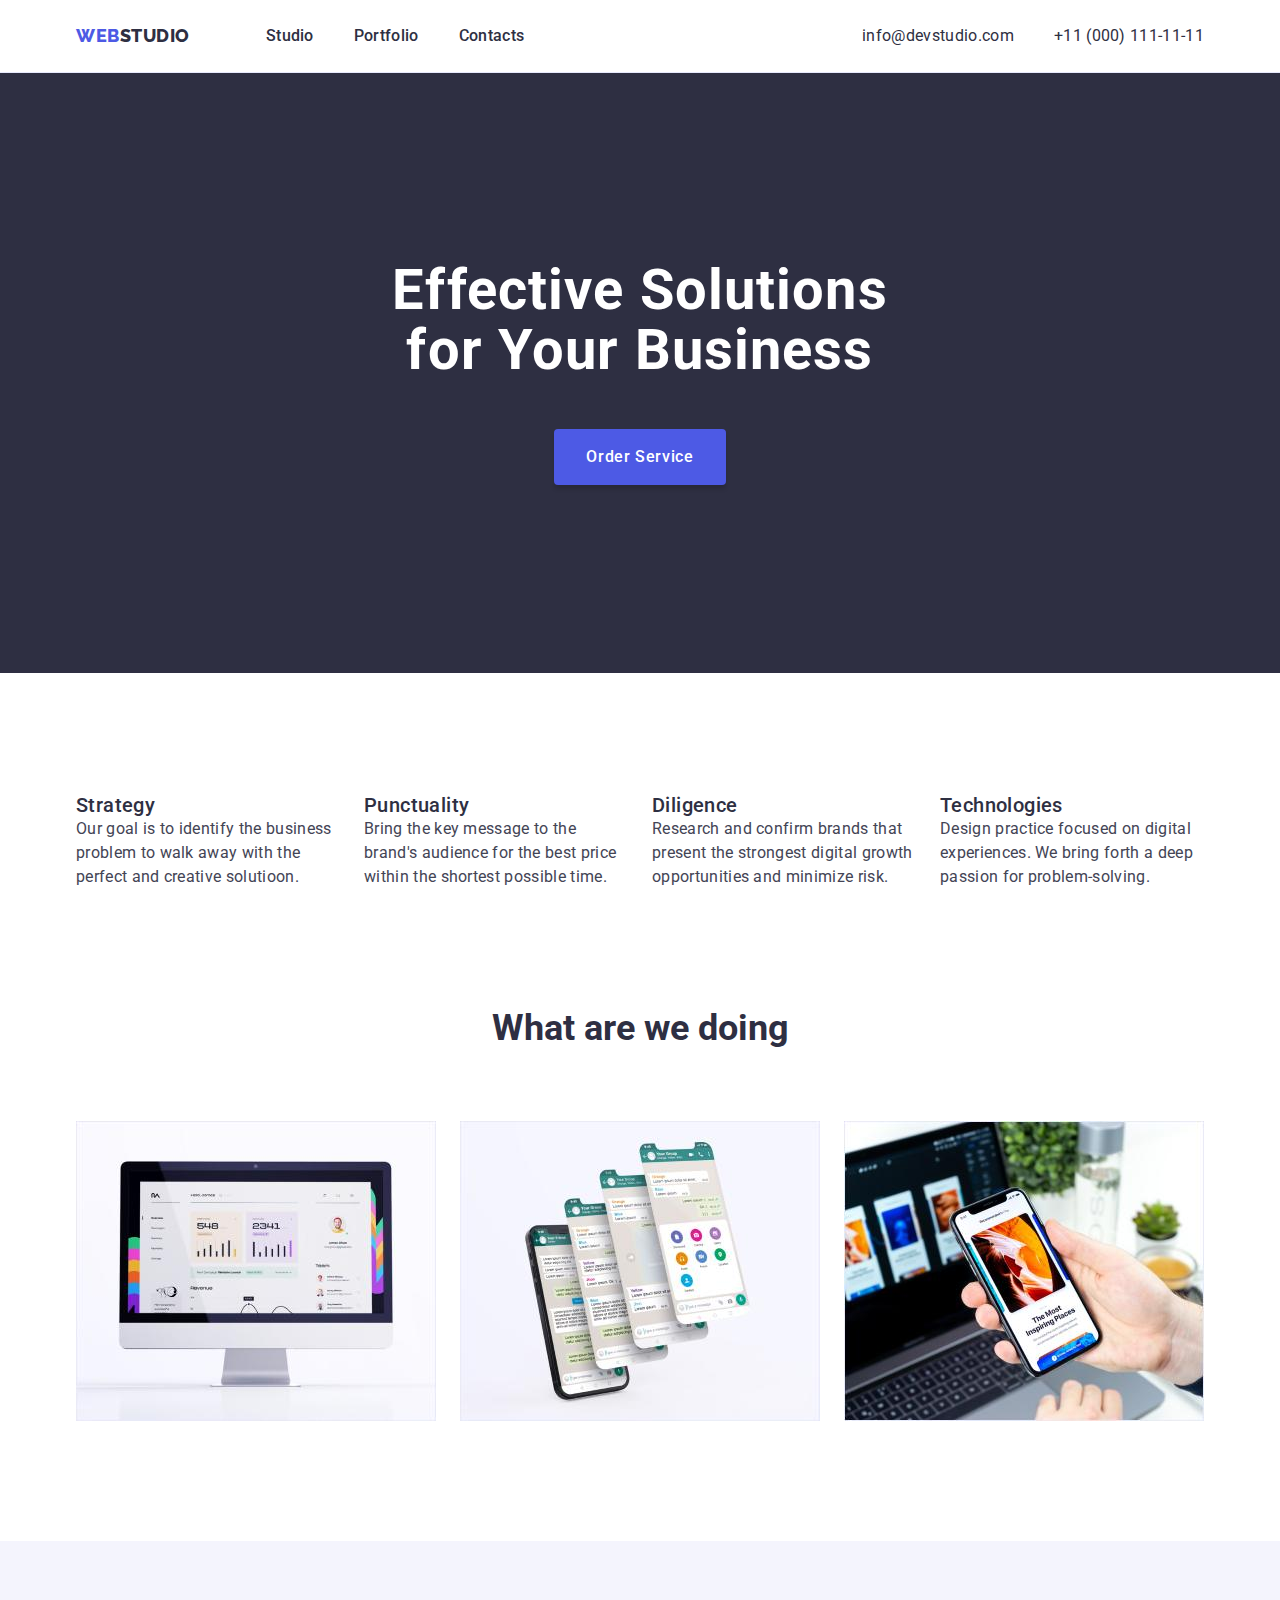
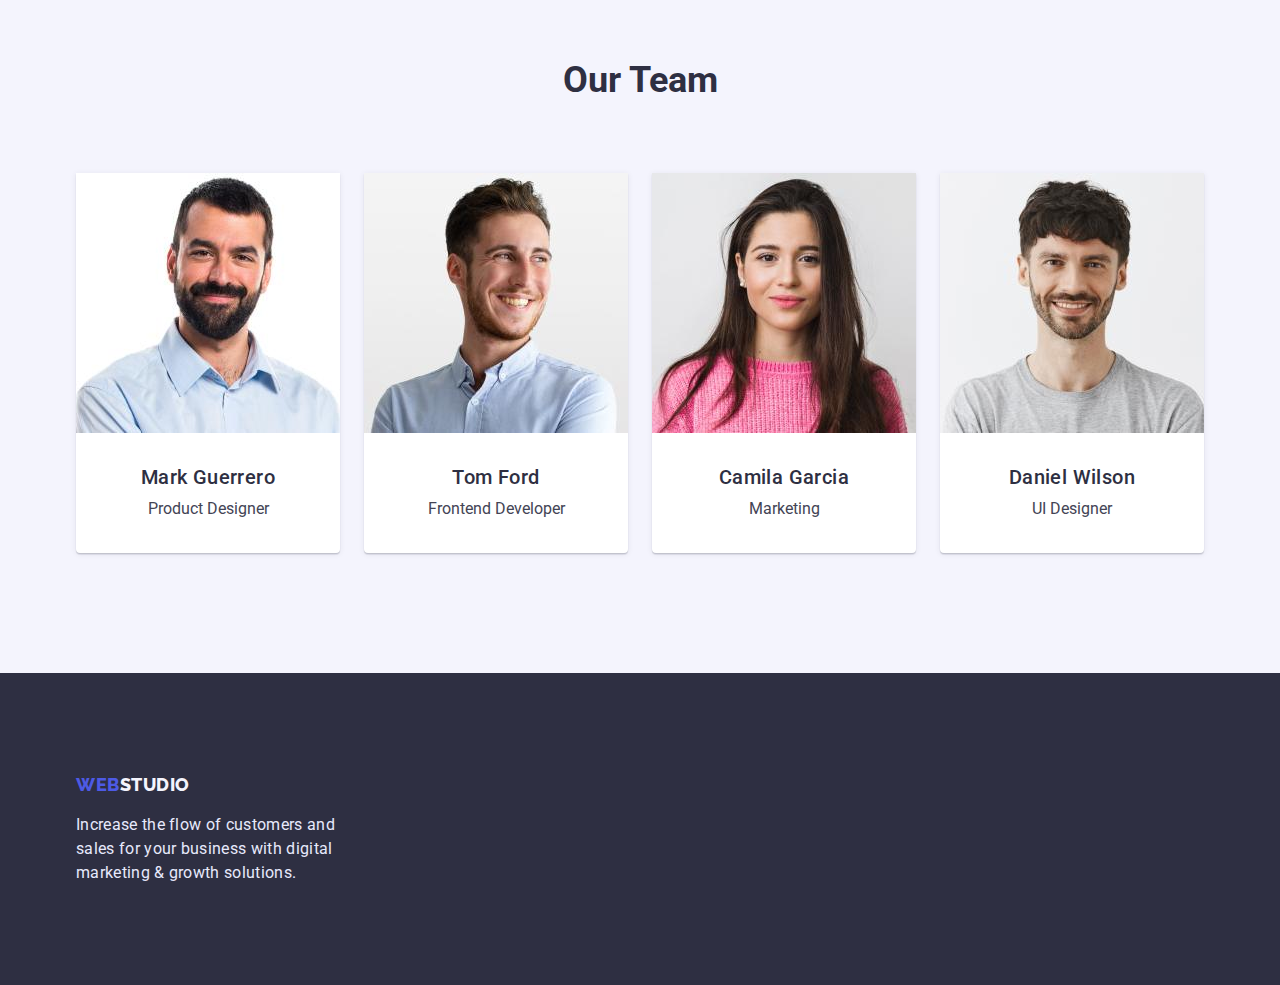
<file: index.html>
<!DOCTYPE html>
<html lang="en">
	<head>
		<meta charset="UTF-8" />
		<meta http-equiv="X-UA-Compatible" content="IE=edge" />
		<meta name="viewport" content="width=device-width, initial-scale=1.0" />
		<title>WebStudio</title>
		<link rel="preconnect" href="https://fonts.googleapis.com" />
		<link rel="preconnect" href="https://fonts.gstatic.com" crossorigin />
		<link
			href="https://fonts.googleapis.com/css2?family=Raleway:wght@800&family=Roboto:wght@400;500;700;900&display=swap"
			rel="stylesheet"
		/>
		<link rel="stylesheet" href="./css/styles.css" />
	</head>
	<body>
		<!-- Header -->
		<header class="header">
			<div class="container header-container">
				<nav class="header-nav">
					<a class="header-nav-logo link" href="./index.html">
						<span class="header-nav-logo-span">Web</span>Studio</a>
					<ul class="menu list">
						<li class="menu-item">
							<a class="link nav-link" href="./index.html">Studio</a>
						</li>
						<li class="menu-item">
							<a class="link nav-link" href="./portfolio.html">Portfolio</a>
						</li>
						<li class="menu-item"><a class="link nav-link" href="">Contacts</a></li>
					</ul>
				</nav>
				<ul class="contacts list">
					<li>
						<a class="contact-item link" href="mailto:info@devstudio.com">
							info@devstudio.com
						</a>
					</li>
					<li>
						<a class="contact-item link tell" href="tel:+11(000)1111111">
							+11 (000) 111-11-11
						</a>
					</li>
				</ul>
			</div>
		</header>
		<!-- Main -->
		<main>
				<section class="main">
					<div class="container main-container>">
						<h1 class="main-title">Effective Solutions for Your Business</h1>
						<button class="main-btn btn" type="button">Order Service</button>
					</div>
				</section>
		<!-- Our advantages -->
			<section class="section">
				<div class="container feature-container">
					<h2 class="visually-hidden">Our advantages</h2>
					<ul class="features list">
						<li class="feature-item">
							<h3 class="feature-item-title">Strategy</h3>
							<p class="feature-item-text">
								Our goal is to identify the business problem to walk away with the
								perfect and creative solutioon.
							</p>
						</li>
						<li class="feature-item">
							<h3 class="feature-item-title">Punctuality</h3>
							<p class="feature-item-text">
								Bring the key message to the brand's audience for the best price
								within the shortest possible time.
							</p>
						</li>
						<li class="feature-item">
							<h3 class="feature-item-title">Diligence</h3>
							<p class="feature-item-text">
								Research and confirm brands that present the strongest digital
								growth opportunities and minimize risk.
							</p>
						</li>
						<li class="feature-item">
							<h3 class="feature-item-title">Technologies</h3>
							<p class="feature-item-text">
								Design practice focused on digital experiences. We bring forth a
								deep passion for problem-solving.
							</p>
						</li>
					</ul>
				</div>
			</section>

			<!-- What are we doing -->
			<section class="section example-section">
				<div class="container">
					<h2 class="title example-title">What are we doing</h2>
					<ul class="list example-list">
						<li class="example-item">
							<img src="./images/mac-pc.jpg" alt="i-mac" width="360" />
						</li>
						<li class="example-item">
							<img src="./images/phone.jpg" alt="phone" width="360" />
						</li>
						<li class="example-item">
							<img
									src="./images/phone-on-mac.jpg"
									alt="phone on mac"
									width="360"
							/>

						</li>
					</ul>
				</div>
			</section>

			<!-- Our Team -->
			<section class="team section">
				<div class="container team-container">
					<h2 class="title team-title">Our Team</h2>
					<ul class="list team-list">
						<li class="team-card">
							<img
									src="./images/Mark-Guerrero.jpg"
									alt="dev Mark Guerrero"
									width="264"
							/>
							<h3 class="team-mmbr-name">Mark Guerrero</h3>
							<p class="team-mmbr-psn">Product Designer</p>
						</li>
						<li class="team-card">
							<img src="./images/Tom-Ford.jpg" alt="dev Tom Ford" width="264" />
							<h3 class="team-mmbr-name">Tom Ford</h3>
							<p class="team-mmbr-psn">Frontend Developer</p>
						</li>
						<li class="team-card">
							<img
									src="./images/Camila-Garcia.jpg"
									alt="dev Camila Garcia"
									width="264"
							/>
							<h3 class="team-mmbr-name">Camila Garcia</h3>
							<p class="team-mmbr-psn">Marketing</p>
						</li>
						<li class="team-card">
							<img
									src="./images/Daniel-Wilson.jpg"
									alt="dev Daniel Wilson"
									width="264"
							/>
							<h3 class="team-mmbr-name">Daniel Wilson</h3>
							<p class="team-mmbr-psn">UI Designer</p>
						</li>
					</ul>
				</div>
			</section>
		</main>

		<!-- Footer -->
		<footer class="footer">
			<div class="container">
				<a class="footer-nav-logo link" href="./index.html">
					<span class="footer-nav-logo-span ">Web</span>Studio
				</a>
				<p class="footer-text">
					Increase the flow of customers and sales for your business with digital
					marketing & growth solutions.
				</p>
			</div>
		</footer>
	</body>
</html>
</file>
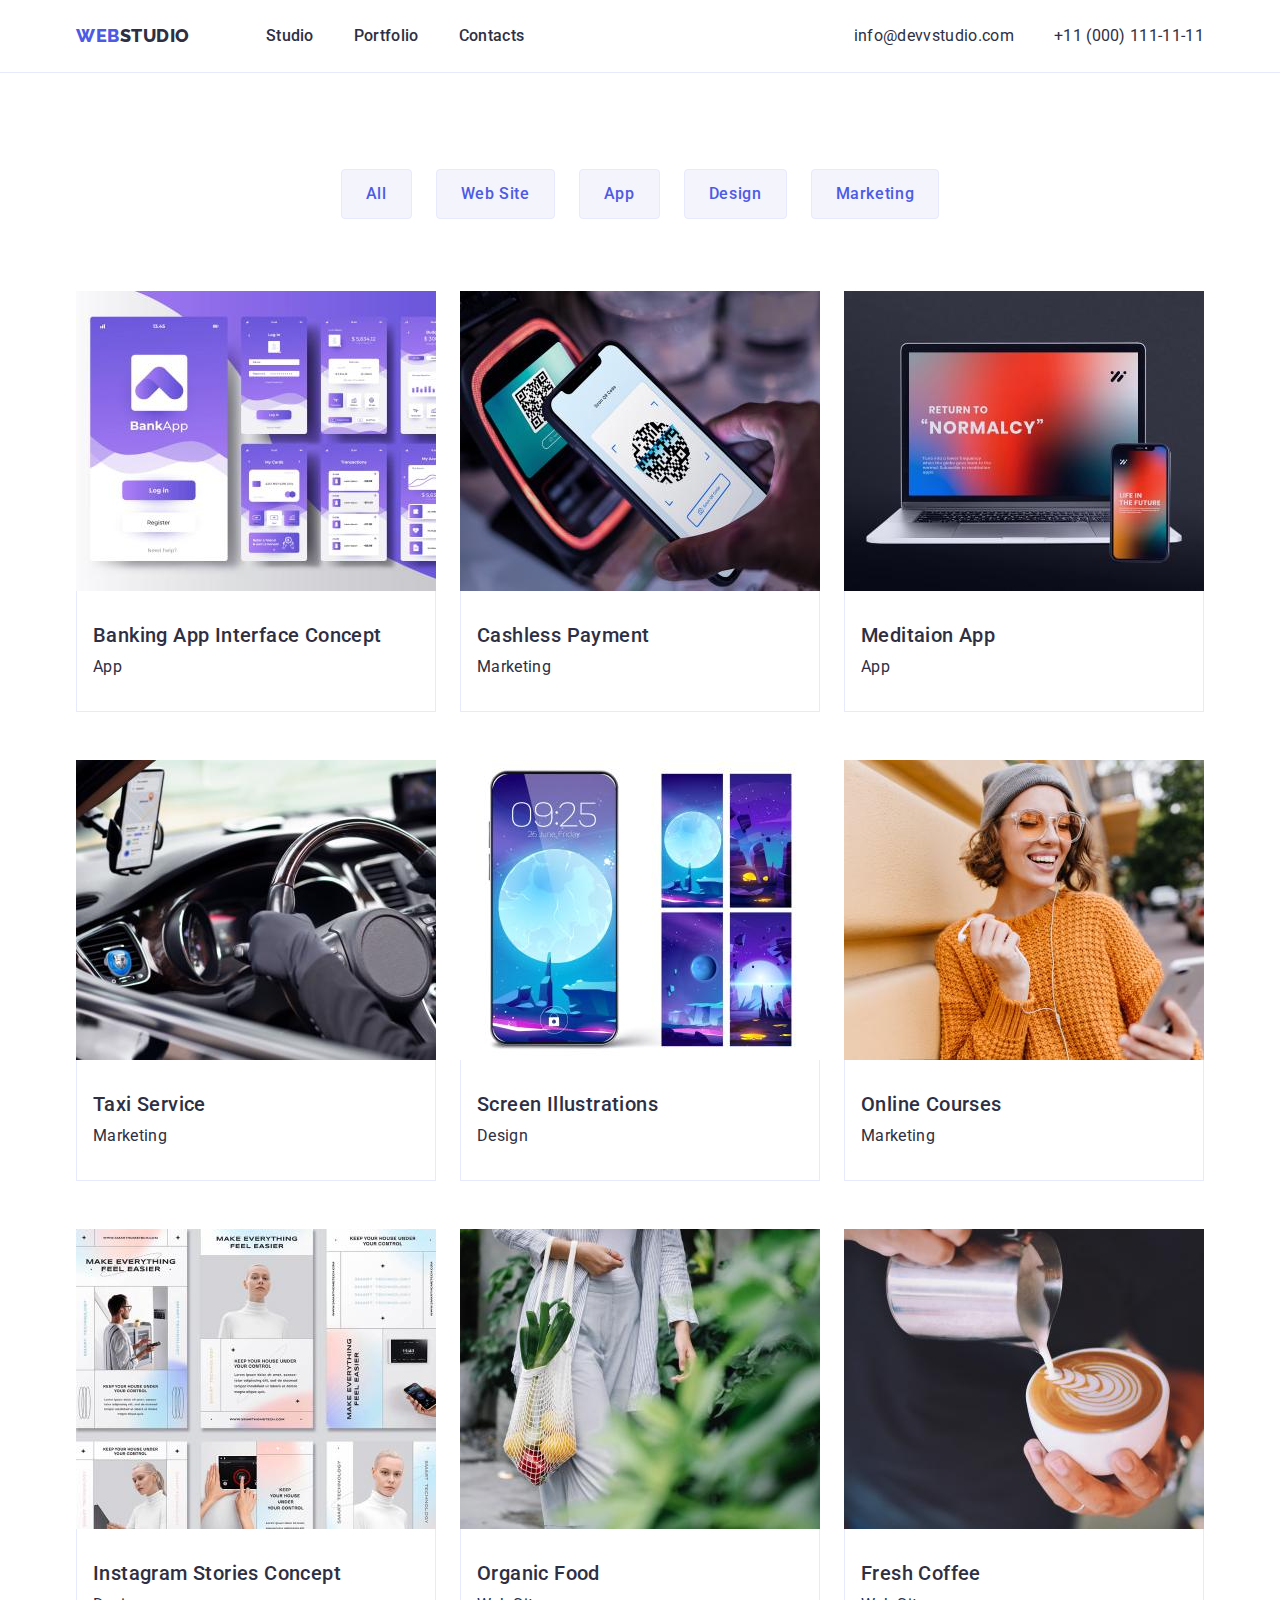
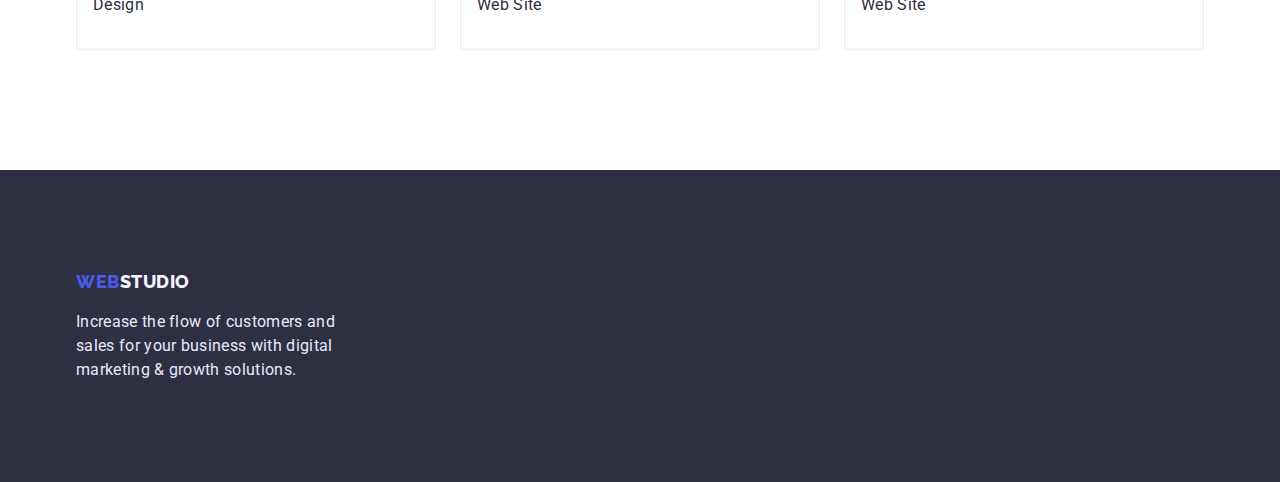
<file: portfolio.html>
<!DOCTYPE html>
<html lang="en">
	<head>
		<meta charset="UTF-8" />
		<meta http-equiv="X-UA-Compatible" content="IE=edge" />
		<meta name="viewport" content="width=device-width, initial-scale=1.0" />
		<title>Portfolio</title>
		<link rel="preconnect" href="https://fonts.googleapis.com" />
		<link rel="preconnect" href="https://fonts.gstatic.com" crossorigin />
		<link
			href="https://fonts.googleapis.com/css2?family=Raleway:wght@800&family=Roboto:wght@400;500;700;900&display=swap"
			rel="stylesheet"
		/>
		<link rel="stylesheet" href="./css/styles.css" />
	</head>
	<body>
		<!-- Header -->
		<header class="header">
			<div class="container header-container">
				<nav class="header-nav">
					<a class="header-nav-logo link" href="./index.html">
						<span class="header-nav-logo-span">Web</span>Studio</a>
					<ul class="menu list">
						<li class="menu-item">
							<a class="link nav-link" href="./index.html">Studio</a>
						</li>
						<li class="menu-item">
							<a class="link nav-link" href="./portfolio.html">Portfolio</a>
						</li>
						<li class="menu-item"><a class="link nav-link" href="">Contacts</a></li>
					</ul>
				</nav>
				<ul class="contacts list">
					<li>
						<a class="contact-item link nav-link" href="mailto:info@devstudio.com">
							info@devvstudio.com
						</a>
					</li>
					<li>
						<a class="contact-item link tell nav-link" href="tel:+11(000)1111111">
							+11 (000) 111-11-11
						</a>
					</li>
				</ul>
			</div>
		</header>

		<!-- Main -->
		<main class="main-portfolio">
			<section class="portfolio-section">
				<div class="container portfolio-container" >
					<h1 class="visually-hidden">Portfolio</h1>
					<ul class="list filter">
						<li><button class="filter-btn" type="button">All</button></li>
						<li><button class="filter-btn" type="button">Web Site</button></li>
						<li><button class="filter-btn" type="button">App</button></li>
						<li><button class="filter-btn" type="button">Design</button></li>
						<li><button class="filter-btn" type="button">Marketing</button></li>
					</ul>
					<ul class="list gallery-list">
						<li class="card card-list">
							<a class="card-link" href="">
								<img
										src="./images/App.jpg"
										alt="Banking App Interface Concept"
										width="360"
								/>
								<div class="card-text">
									<h2 class="card-name">Banking App Interface Concept</h2>
									<p class="card-type">App</p></div>
							</a>
						</li>
						<li class="card card-list">
							<a href="">
								<img
										src="./images/Cashless-Payment.jpg"
										alt="Cashless Payment"
										width="360"
								/>
								<div class="card-text">
									<h2 class="card-name">Cashless Payment</h2>
									<p class="card-type">Marketing</p></div>
							</a>
						</li>
						<li class="card card-list">
							<a href="">
								<img
										src="./images/Meditaion-App.jpg"
										alt="Meditaion App"
										width="360"
								/>
								<div class="card-text">
									<h2 class="card-name">Meditaion App</h2>
									<p class="card-type">App</p></div>
							</a>
						</li>
						<li class="card card-list">
							<a href="">
								<img
										src="./images/Taxi-Service.jpg"
										alt="Taxi Service"
										width="360"
								/>
								<div class="card-text">
									<h2 class="card-name">Taxi Service</h2>
									<p class="card-type">Marketing</p></div>
							</a>
						</li>
						<li class="card card-list">
							<a href="">
								<img
										src="./images/Screen-Illustrations.jpg"
										alt="Screen Illustrations"
										width="360"
								/>
								<div class="card-text">
									<h2 class="card-name">Screen Illustrations</h2>
									<p class="card-type">Design</p></div>
							</a>
						</li>
						<li class="card card-list">
							<a href="">
								<img
										src="./images/Online-Courses.jpg"
										alt="Online Courses"
										width="360"
								/>
								<div class="card-text">
									<h2 class="card-name">Online Courses</h2>
									<p class="card-type">Marketing</p></div>
							</a>
						</li>
						<li class="card card-list">
							<a href="">
								<img
										src="./images/Instagram-Stories-Concept.jpg"
										alt="Instagram Stories Concept"
										width="360"
								/>
								<div class="card-text">
									<h2 class="card-name">Instagram Stories Concept</h2>
									<p class="card-type">Design</p></div>
							</a>
						</li>
						<li class="card card-list">
							<a href="">
								<img
										src="./images/Organic-Food.jpg"
										alt="Organic Food"
										width="360"
								/>
								<div class="card-text">
									<h2 class="card-name">Organic Food</h2>
									<p class="card-type">Web Site</p></div>
							</a>
						</li>
						<li class="card card-list">
							<a href="">
								<img src="./images/Fresh-Coffee.jpg" alt="vilet app" width="360" />
								<div class="card-text">
									<h2 class="card-name">Fresh Coffee</h2>
									<p class="card-type">Web Site</p></div>
							</a>
						</li>
					</ul>
				</div>
			</section>

		</main>

		<!-- Footer -->
		<footer class="footer">
			<div class="container footer-container">
				<a class="footer-nav-logo link" href="./index.html">
					<span class="footer-nav-logo-span ">Web</span>Studio
				</a>
				<p class="footer-text">
					Increase the flow of customers and sales for your business with digital
					marketing & growth solutions.
				</p>
			</div>
		</footer>
	</body>
</html>
</file>
<file: css/styles.css>
:root {
	--primary-brand-color: #4d5ae5;
	--pressed-state-color: #404bbf;
	--dark-color: #2e2f42;
	--success-color: #31d0aa;
	--text-color: #434455;
	--subtle-text-color: #8e8f99;
	--accent-color: #e7e9fc;
	--light-color: #f4f4fd;
	--modal-overlay-color: #2e2f42;
	--hero-background-color: #2e2f42;
}

html {
	box-sizing: border-box;
}
*,
*::before,
*::after {
	box-sizing: inherit;
}

p,
h1,
h2,
h3,
h4,
h5,
h6 {
	margin: 0;
}
ul,
ol {
	margin: 0;
	padding-left: 0;
}

img {
	display: block;
}

.container {
	width: 1158px;
	padding-left: 15px;
	padding-right: 15px;
	/*outline: 1px solid red;*/
	margin: 0 auto;
}

.section{
	padding-top: 120px;
	padding-bottom: 120px;
}

.visually-hidden {
	position: absolute;
	width: 1px;
	height: 1px;
	margin: -1px;
	border: 0;
	padding: 0;
	white-space: nowrap;
	clip-path: inset(100%);
	clip: rect(0 0 0 0);
	overflow: hidden;
}

.link {
	text-decoration: none;
	font-style: normal;
	color: inherit;
}

a {
	text-decoration: none;
}

.list {
	list-style: none;
}

.title {
	font-weight: 700;
	font-size: 36px;
	line-height: 1.11;
	color: var(--dark-color);
}

/* ----------BODY-------- */
body {
	background-color: #ffffff;
	font-family: "Roboto", sans-serif;
	color: var(--text-color);
	margin: 0;
}

/* ----------HEADER-------- */
.header{
	border-bottom: 1px solid #E7E9FC;
}

.header-nav-logo,
.header-nav-logo-span {
	text-decoration: none;
	font-family: "Raleway", sans-serif;
	font-weight: 800;
	font-size: 18px;
	line-height: 1.33;
	letter-spacing: 0.03em;
	text-transform: uppercase;;
}

.header-nav-logo {
	color: var(--dark-color);
}
.header-nav-logo-span {
	color: var(--primary-brand-color);
}
.header-nav-logo{
	padding-top: 24px;
	padding-bottom: 24px;

}

.header-container{
	display: flex;
}

.header-nav{
	display: flex;
	align-items: center;
}

.contacts{
	margin-left: auto;
	display: flex;
	align-items: center;
}

.tell{
	margin-left: 40px;
}

.menu {
	color: var(--dark-color);
	font-weight: 500;
	font-size: 16px;
	line-height: 1.5;
	letter-spacing: 0.02em;
	display: flex;
	margin-left: 76px;
	gap: 40px;
}

.menu-item{
	display: inline-block;
}

.menu-item:hover,
.menu-item:focus {
	color: var(--pressed-state-color);
}

.nav-link{
	padding-top: 24px;
	padding-bottom: 24px;
}

.contact-item {
	display: inline-block;
	color: var(--dark-color);
	font-weight: 400;
	font-size: 16px;
	line-height: 1.5;
	letter-spacing: 0.02em;
	padding-top: 24px;
	padding-bottom: 24px;
}

.contact-item:hover,
.contact-item:focus {
	color: var(--pressed-state-color);
}


/* ----------MAIN-------- */

.main {
	padding-top: 188px;
	padding-bottom: 188px;
	background-color: var(--dark-color);
	color: #ffffff;
}

.main{
	text-align: center;
}

.main-title {
	width: 496px;
	margin: 0 auto 48px;

	font-weight: 700;
	font-size: 56px;
	line-height: 1.07;
	color: #ffffff;
	letter-spacing: 0.02em;
	display: block;
	text-align: center;

;
}

.main-btn {
	display: inline-block;
	min-width: 169px;
	min-height: 56px;
	padding: 16px 32px;

	color: #ffffff;
	background-color: var(--primary-brand-color);
	font-family: "Roboto", sans-serif;
	font-weight: 500;
	font-size: 16px;
	line-height: 1.5;
	letter-spacing: 0.04em;

	cursor: pointer;
	border: 0;
	box-shadow: 0 4px 4px rgba(0, 0, 0, 0.15);
	border-radius: 4px;
}

.btn:hover,
.btn:focus {
	background-color: var(--pressed-state-color);
}
/* ----------OUR ADVANTAGES-------- */

.features{
	display: flex;
	gap: 24px;
}

.feature-item{
	width: calc((100% - 72px) / 4);
}

.feature-item-title {
	color: var(--dark-color);
	font-weight: 500;
	font-size: 20px;
	line-height: 1.2;
	letter-spacing: 0.02em;
}

.feature-item-text {
	font-size: 16px;
	line-height: 1.5;
	letter-spacing: 0.02em;
}

.feature-container{
	display: flex;
}

/* ----------What are we doing-------- */

.example-section{
	padding-top: 0;
}

.example-title{
	text-align: center;
	margin-bottom: 72px;
}

.example-list{
	display: flex;
	gap: 24px;
}

.example-item{
	width: calc((100% - 48px) / 3);
}

/* ----------OUR TEAM-------- */
.team {
	background-color: var(--light-color);
}

.team-title{
	text-align: center;
	margin-bottom: 72px;
}

.team-list{
	display: flex;
	gap: 24px;
}

.team-card {
	background-color: #ffffff;
	width: calc((100% - 72px) / 4);
	padding-bottom: 32px;
	box-shadow: 0 1px 6px rgba(46, 47, 66, 0.08), 0 1px 1px rgba(46, 47, 66, 0.16), 0 2px 1px rgba(46, 47, 66, 0.08);
	border-radius: 0 0 4px 4px;
}

.team-mmbr-name {
	color: var(--dark-color);
	font-weight: 500;
	font-size: 20px;
	line-height: 1.2;
	letter-spacing: 0.02em;
	text-align: center;
	padding-top: 32px;
}
.team-mmbr-psn {
	line-height: 1.5;
	text-align: center;
	padding-top: 8px;
}

/* ----------FOOTER-------- */

.footer {
	background-color: var(--dark-color);
	color: var(--accent-color);
	line-height: 1.2;
	letter-spacing: 0.02em;
	padding-top: 100px;
	padding-bottom: 100px;

}

.footer-nav-logo{
	margin-bottom: 16px;
}

.footer-nav-logo,
.footer-nav-logo-span {
	text-decoration: none;
	font-family: "Raleway", sans-serif;
	font-weight: 800;
	font-size: 18px;
	line-height: 1.33;
	letter-spacing: 0.03em;
	text-transform: uppercase;
	display: inline-block;
}

.footer-nav-logo {
	color: var(--light-color);
}

.footer-nav-logo-span {
	color: var(--primary-brand-color);
}

.footer-text{
	width: 264px;
	line-height: 1.5;
	letter-spacing: 0.02em;

}

/* ----------PORTFOLIO-------- */
.main-portfolio {
	background-color: #ffffff;
}

.portfolio-section{
	padding-top: 96px;
	padding-bottom: 120px;
}

.filter{
	display: flex;
	gap: 24px;
	justify-content: center;
	margin-bottom: 72px;
}

.filter-btn {
	display: inline-block;
	padding: 12px 24px;
	align-items: center;
	text-align: center;

	font-family: "Roboto", sans-serif;
	color: var(--primary-brand-color);
	background-color: var(--light-color);
	font-weight: 500;
	font-size: 16px;
	line-height: 1.5;
	letter-spacing: 0.04em;
	border: 1px solid var(--accent-color);
	border-radius: 4px;

}

.filter-btn:hover,
.filter-btn:focus {
	color: #ffffff;
	background-color: var(--pressed-state-color);
}

.gallery-list{
	display: flex;
	flex-wrap: wrap;
	column-gap: 24px;
	row-gap: 48px;
}

.card {
	text-decoration: none;
	width: calc((100% - 48px) / 3);
}

.card-text{
	border-bottom: 1px solid #E7E9FC;
	border-left: 1px solid #E7E9FC;
	border-right: 1px solid #E7E9FC;
}

.card-name {
	color: var(--dark-color);
	font-weight: 500;
	font-size: 20px;
	line-height: 1.2;
	letter-spacing: 0.02em;
	display: block;
	padding-top: 32px;
	padding-left: 16px;
}
.card-type {
	color: var(--dark-color);
	font-weight: 400;
	font-size: 16px;
	letter-spacing: 0.02em;
	line-height: 1.5;
	display: block;
	padding-top: 8px;
	padding-left: 16px;
	padding-bottom: 32px;
}
</file>
